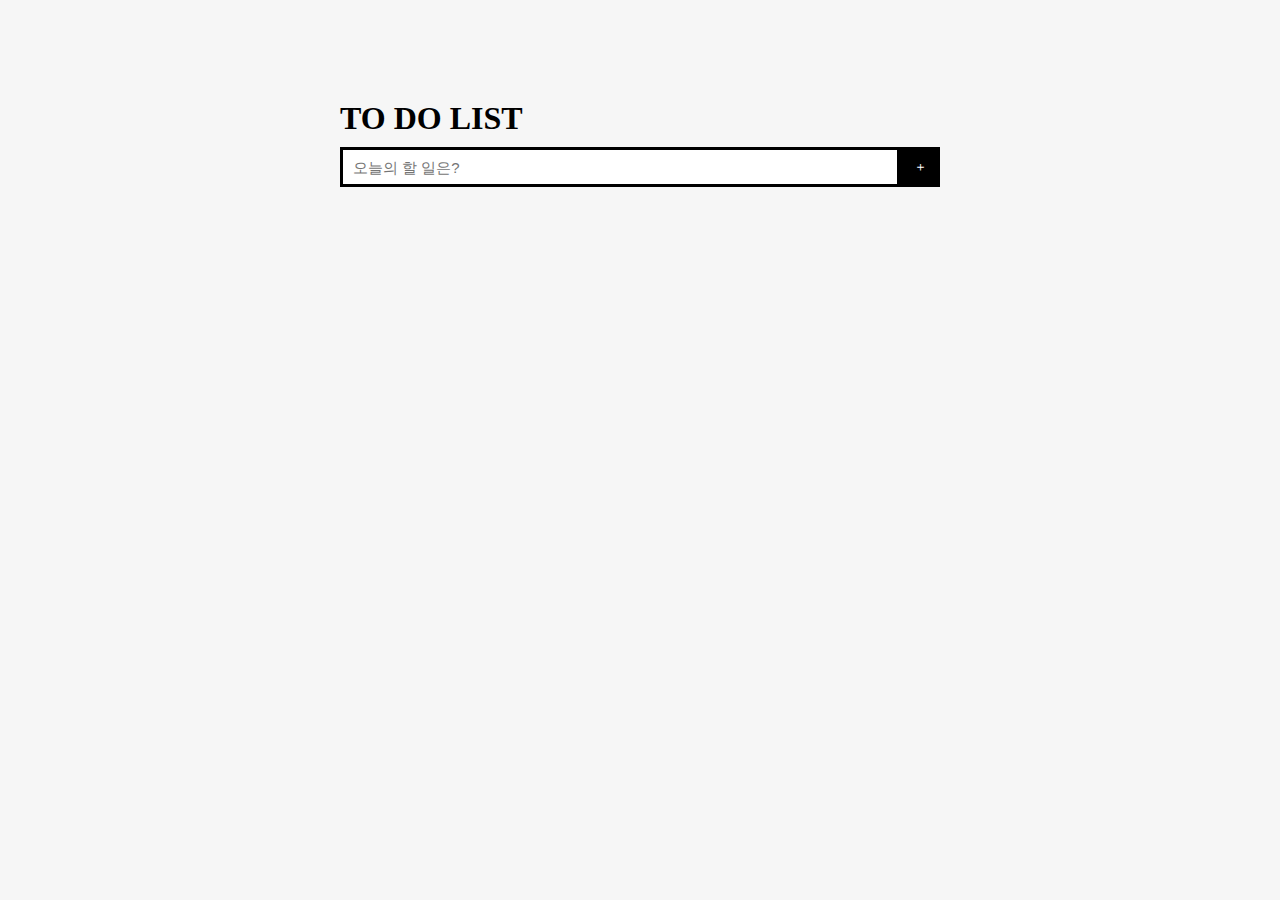
<file: to-do-list/index.html>
<!DOCTYPE html>
<html lang="en">
  <head>
    <meta charset="UTF-8" />
    <meta name="viewport" content="width=device-width, initial-scale=1.0" />
    <title>TO DO LIST</title>
    <!-- CSS -->
    <link rel="stylesheet" href="./style.css" />
    <!-- JS -->
    <script src="./main.js" defer></script>
  </head>
  <body>
    <main>
      <!-- modal - 공백 체크 -->
      <div class="black-bg" id="blank-chk">
        <div class="white-bg">
          <p>오늘의 할 일을 입력해 주세요.</p>
          <div class="btn-box">
            <button type="button" class="btn-style" id="close-btn">닫기</button>
          </div>
        </div>
      </div>

      <!-- modal - 삭제 여부 -->
      <div class="black-bg" id="del-chk">
        <div class="white-bg">
          <p>삭제할까요?</p>
          <div class="btn-box">
            <button type="button" class="btn-style" id="yes-btn">예</button>
            <button type="button" class="btn-style" id="no-btn">아니오</button>
          </div>
        </div>
      </div>

      <!-- <div id="test"></div> -->

      <div class="main-bg">
        <div class="todo-wrap">
          <div class="input-wrap">
            <h1>TO DO LIST</h1>
            <div class="flex">
              <div class="input-box">
                <input id="input-txt" type="text" placeholder="오늘의 할 일은?" />
              </div>
              <div class="plus-box">
                <button class="plus-btn" type="button">＋</button>
              </div>
            </div>
          </div>
          <div class="list-wrap">
            <ul></ul>
          </div>
        </div>
      </div>
    </main>
  </body>
</html>
</file>
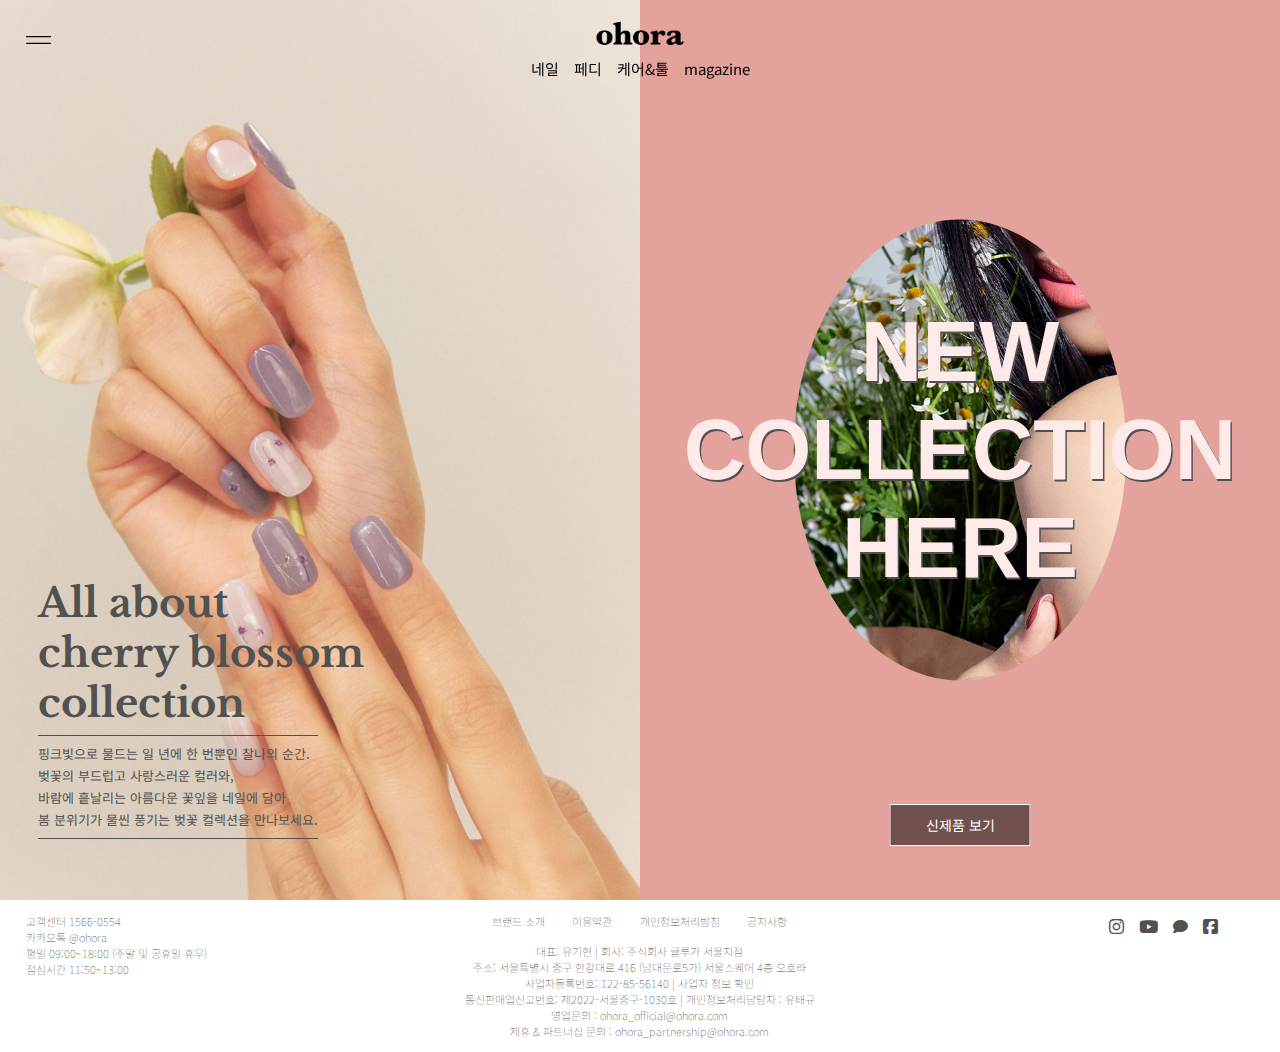
<file: ohora/03.구현소스/index.html>
<!DOCTYPE html>
<html lang="ko">
  <head>
    <meta charset="UTF-8" />
    <meta name="viewport" content="width=device-width, initial-scale=1.0" />
    <title>ohora</title>
    <!-- 파비콘 넣기 -->
    <link rel="shortcut icon" href="https://ohora.kr/web/upload/favicon_20190801113230.ico" />
    <!-- 외부 css 넣기 -->
    <link rel="stylesheet" href="./css/main.css" />
    <!-- 미디어쿼리 css 넣기 -->
    <link rel="stylesheet" href="./css/media_main.css" />
    <!-- 아이콘 cdn -->
    <link rel="stylesheet" href="https://cdnjs.cloudflare.com/ajax/libs/font-awesome/6.2.0/css/all.min.css" />
    <!-- 외부JS -->
    <script src="./js/main.js" type="module"></script>
  </head>

  <body>
    <!-- 1. 상단 영역 -->
    <div class="top">
      <header id="top">
        <!-- 1-1. 메인 로고(black) -->
        <h1 class="logo">
          <a href="./index.html">
            <img src="./img/logo_black.png" alt="메인로고" />
            <img src="./img/logo_white.png" alt="메인로고" />
          </a>
        </h1>
        <!-- 1-2. 메인 gnb 메뉴 -->
        <nav class="gnb m_gnb">
          <ul>
            <li>
              <a href="./sub1_nail_all.html">네일</a>
            </li>
            <li>
              <a href="sub2_pedi_all.html">페디</a>
            </li>
            <li>
              <a href="./sub3_custom_all.html">케어&amp;툴</a>
            </li>
            <li>
              <a href="./sub4_magazine.html">magazine</a>
            </li>
          </ul>
        </nav>
      </header>
    </div>

    <!-- 2. 메인 영역 -->
    <div id="cont">
      <main class="cont">
        <!-- 2-1. 메인 배경 -->
        <div class="bgpart">
          <!-- 햄버거 버튼 -->
          <div class="ham">
            <img src="./img/ham.svg" alt="menu" />
            <img src="./img/cbtn.svg" alt="menu" />
          </div>
          <nav class="gnb s_gnb">
            <div class="mlist">
              <!-- 메인 gnb 메뉴 -->
              <div class="hamtop">
                <ul>
                  <li>
                    <a href="./sub1_nail_all.html">네일</a>
                  </li>
                  <li>
                    <a href="sub2_pedi_all.html">페디</a>
                  </li>
                  <li>
                    <a href="./sub3_custom_all.html">케어&amp;툴</a>
                  </li>
                  <li>
                    <a href="./sub4_magazine.html">magazine</a>
                  </li>
                </ul>
              </div>

              <!-- 서브 gnb 메뉴 -->
              <div class="hambottom">
                <ul>
                  <li>
                    <a href="#">로그인/회원가입</a>
                  </li>
                  <li>
                    <a href="#">장바구니</a>
                  </li>
                  <li>
                    <a href="#">검색</a>
                  </li>
                  <li>
                    <a href="#">Shop in KR</a>
                  </li>
                </ul>
              </div>
            </div>
          </nav>

          <!-- 왼쪽 배경 -->
          <div class="lbg">
            <!-- 왼쪽 배경 텍스트 -->
            <div class="lbgtxt lbgm">
              <h2>
                All about
                <br />
                cherry blossom
                <br />
                collection
              </h2>
              <span>
                핑크빛으로 물드는 일 년에 한 번뿐인 찰나의 순간.
                <br />
                벚꽃의 부드럽고 사랑스러운 컬러와,
                <br />
                바람에 흩날리는 아름다운 꽃잎을 네일에 담아
                <br />
                봄 분위기가 물씬 풍기는 벚꽃 컬렉션을 만나보세요.
              </span>
            </div>
          </div>

          <!-- 오른쪽 배경 -->
          <div class="rbg">
            <div class="rbgtxt">
              <h2>
                NEW
                <br />
                COLLECTION
                <br />HERE
              </h2>
            </div>
            <!-- 신제품 보기 박스 -->
            <div class="newbx">신제품 보기</div>
          </div>
        </div>
      </main>
    </div>

    <!-- 3. 하단 영역 -->
    <fotter id="info" class="info">
      <!-- 3-1. 하단 왼쪽 메뉴 -->
      <div class="l_fmenu">
        <!-- 고객센터 안내 -->
        <ul>
          <li>고객센터 <a href="#">1566-0554</a></li>
          <li>
            카카오톡
            <a
              href="https://pf.kakao.com/_axjYfj/chat?api_ver=1.1&kakao_agent=sdk%2F1.43.1%20os%2Fjavascript%20sdk_type%2Fjavascript%20lang%2Fko-KR%20device%2FMacIntel%20origin%2Fhttps%253A%252F%252Fohora.kr&app_key=9ae31018e6a3df11adb5d4dfa9cc9d37&referer=https%3A%2F%2Fohora.kr%2Fetc%2FCS.html"
              target="_blank"
              >@ohora</a
            >
          </li>
        </ul>
        <!-- 운영시간 안내 -->
        <span>
          평일 09:00~18:00 (주말 및 공휴일 휴무)
          <br />
          점심시간 11:50~13:00
        </span>
      </div>

      <!-- 3-2. 하단 중앙 메뉴 -->
      <div class="m_fmenu">
        <div class="fmenu link">
          <ul>
            <li>
              <a href="https://ohora.kr/about_ohora/index.html" target="_blank" class="fnb">브랜드 소개</a>
            </li>
            <li>
              <a href="https://ohora.kr/member/agreement.html" target="_blank" class="fnb">이용약관</a>
            </li>
            <li>
              <a href="https://ohora.kr/member/privacy.html" target="_blank" class="fnb">개인정보처리방침</a>
            </li>
            <li>
              <a href="https://ohora.kr/board/free/list.html?board_no=14" target="_blank" class="fnb">공지사항</a>
            </li>
          </ul>
        </div>
        <!-- 3-3. 하단 중앙 기업 정보 -->
        <div class="corp">
          <address>
            대표: 유기현 | 회사: 주식회사 글루가 서울지점
            <br />
            주소: 서울특별시 중구 한강대로 416 (남대문로5가) 서울스퀘어 4층 오호라
            <br />
            사업자등록번호: 122-85-56140 |
            <a href="https://www.ftc.go.kr/bizCommPop.do?wrkr_no=1228556140" target="_blank">사업자 정보 확인</a>
            <br />
            통신판매업신고번호: 제2022-서울중구-1030호 | 개인정보처리담당자 : 유태규
            <br />
            영업문의 : <a href="#" target="_blank">ohora_official@ohora.com</a>
            <br />
            제휴 & 파트너십 문의 : <a href="#" target="_blank">ohora_partnership@ohora.com</a>
          </address>
        </div>
      </div>

      <!-- 3-4. 하단 오른쪽 sns 메뉴 -->
      <div class="fmenu sns">
        <ul>
          <!-- 인스타그램 바로가기 -->
          <li>
            <a href="https://www.instagram.com/ohora_official/" target="_blank" title="인스타그램 바로가기">
              <i class="fa-brands fa-instagram fa-s" style="color: #515151"></i>
            </a>
          </li>
          <!-- 유튜브 바로가기 -->
          <li>
            <a href="https://www.youtube.com/channel/UCV72a2QWRpEZjZYkWjXHZWQ" target="_blank" title="유튜브 바로가기">
              <i class="fa-brands fa-youtube fa-s" style="color: #515151"></i>
            </a>
          </li>
          <!-- 카카오톡 바로가기 -->
          <li>
            <a href="https://pf.kakao.com/_axjYfj" target="_blank" title="카카오톡 바로가기">
              <i class="fa-solid fa-comment fa-sm" style="color: #515151"></i>
            </a>
          </li>
          <!-- 페이스북 바로가기 -->
          <li>
            <a href="https://www.instagram.com/ohora_official/" target="_blank" title="페이스북 바로가기">
              <i class="fa-brands fa-square-facebook fa-s" style="color: #515151"></i>
            </a>
          </li>
        </ul>
      </div>
    </fotter>
  </body>
</html>
</file>
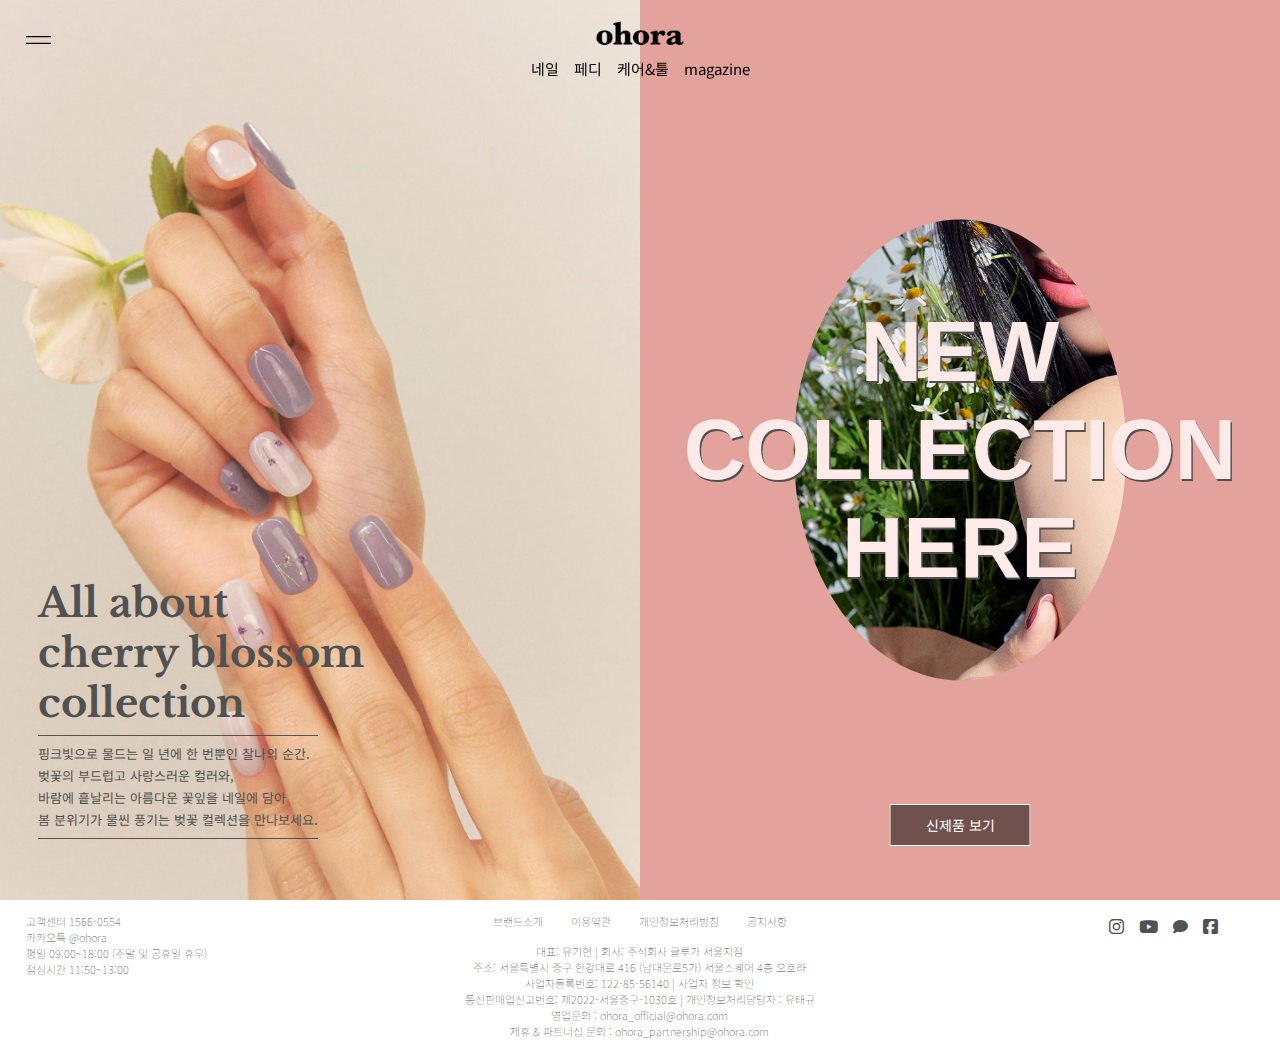
<file: ohora/03.구현소스/html/index.html>
<!DOCTYPE html>
<html lang="ko">
<head>
    <meta charset="UTF-8" />
    <meta name="viewport" content="width=device-width, initial-scale=1.0" />
    <title>ohora</title>
    <!-- 파비콘 넣기 -->
    <link rel="shortcut icon" href="https://ohora.kr/web/upload/favicon_20190801113230.ico" />
    <!-- 외부 css 넣기 -->
    <link rel="stylesheet" href="../css/main.css" />
    <!-- 미디어쿼리 css 넣기 -->
    <link rel="stylesheet" href="../css/media_main.css" />
    <!-- 아이콘 cdn -->
    <link rel="stylesheet" href="https://cdnjs.cloudflare.com/ajax/libs/font-awesome/6.2.0/css/all.min.css">
    <!-- 외부JS -->
    <script src="../js/main.js" type="module"></script>
</head>

<body>
    <!-- 1. 상단 영역 -->
    <div class="top">
        <header id="top">
            <!-- 1-1. 메인 로고(black) -->
            <h1 class="logo">
                <a href="./index.html">
                    <img src="../img/logo_black.png" alt="메인로고">
                    <img src="../img/logo_white.png" alt="메인로고">
                </a>
            </h1>
            <!-- 1-2. 메인 gnb 메뉴 -->
            <nav class="gnb m_gnb">
                <ul>
                    <li>
                        <a href="./sub1_nail_all.html">네일</a>
                    </li>
                    <li>
                        <a href="sub2_pedi_all.html">페디</a>
                    </li>
                    <li>
                        <a href="./sub3_custom_all.html">케어&amp;툴</a>
                    </li>
                    <li>
                        <a href="./sub4_magazine.html">magazine</a>
                    </li>
                </ul>
            </nav>
            
        </header>
    </div>
    
    <!-- 2. 메인 영역 -->
    <div id="cont">
        <main class="cont">
            <!-- 2-1. 메인 배경 -->
            <div class="bgpart">
                <!-- 햄버거 버튼 -->
                <div class="ham">
                    <img src="../img/ham.svg" alt="menu">
                    <img src="../img/cbtn.svg" alt="menu">
                </div>
                    <nav class="gnb s_gnb">
                        <div class="mlist">
                            <!-- 메인 gnb 메뉴 -->
                            <div class="hamtop">
                                <ul>
                                    <li>
                                        <a href="./sub1_nail_all.html">네일</a>
                                    </li>
                                    <li>
                                        <a href="sub2_pedi_all.html">페디</a>
                                    </li>
                                    <li>
                                        <a href="./sub3_custom_all.html">케어&amp;툴</a>
                                    </li>
                                    <li>
                                        <a href="./sub4_magazine.html">magazine</a>
                                    </li>
                                </ul>
                            </div>
                            
                            <!-- 서브 gnb 메뉴 -->
                            <div class="hambottom">
                                <ul>
                                    <li>
                                        <a href="#">로그인/회원가입</a>
                                    </li>
                                    <li>
                                        <a href="#">장바구니</a>
                                    </li>
                                    <li>
                                        <a href="#">검색</a>
                                    </li>
                                    <li>
                                        <a href="#">Shop in KR</a>
                                    </li>
                                </ul>
                            </div>
                        </div>
                    </nav>

                <!-- 왼쪽 배경 -->
                <div class="lbg">
                        <!-- 왼쪽 배경 텍스트 -->
                        <div class="lbgtxt lbgm">
                            <h2>All about
                                <br>
                                cherry blossom
                                <br>
                                collection
                            </h2>
                            <span>
                                핑크빛으로 물드는 일 년에 한 번뿐인 찰나의 순간.
                                <br>
                                벚꽃의 부드럽고 사랑스러운 컬러와,
                                <br>
                                바람에
                                흩날리는 아름다운 꽃잎을 네일에 담아
                                <br>
                                봄 분위기가 물씬 풍기는 벚꽃 컬렉션을 만나보세요.
                            </span>
                        </div>
                    </div>
                    
                <!-- 오른쪽 배경 -->
                <div class="rbg">
                    <div class="rbgtxt">
                    <h2>NEW
                        <br>
                        COLLECTION
                        <br>HERE</h2>
                    </div>
                    <!-- 신제품 보기 박스 -->
                    <div class="newbx">신제품 보기</div>
                </div>
            </div>
        </main>
    </div>

    <!-- 3. 하단 영역 -->
<fotter id="info" class="info">
    <!-- 3-1. 하단 왼쪽 메뉴 -->
    <div class="l_fmenu">
        <!-- 고객센터 안내 -->
        <ul>
            <li>
                고객센터 <a href="#">1566-0554</a>
            </li>
            <li>
                카카오톡 <a href="https://pf.kakao.com/_axjYfj/chat?api_ver=1.1&kakao_agent=sdk%2F1.43.1%20os%2Fjavascript%20sdk_type%2Fjavascript%20lang%2Fko-KR%20device%2FMacIntel%20origin%2Fhttps%253A%252F%252Fohora.kr&app_key=9ae31018e6a3df11adb5d4dfa9cc9d37&referer=https%3A%2F%2Fohora.kr%2Fetc%2FCS.html" target="_blank">@ohora</a>
            </li>
        </ul>
        <!-- 운영시간 안내 -->
        <span>
            평일 09:00~18:00 (주말 및 공휴일 휴무)
            <br />
            점심시간 11:50~13:00
        </span>
    </div>

    <!-- 3-2. 하단 중앙 메뉴 -->
    <div class="m_fmenu">
        <div class="fmenu link">
            <ul>
                <li>
                    <a href="https://ohora.kr/about_ohora/index.html" target="_blank" class="fnb">브랜드소개</a>
                </li>
                <li>
                    <a href="https://ohora.kr/member/agreement.html" target="_blank" class="fnb">이용약관</a>
                </li>
                <li>
                    <a href="https://ohora.kr/member/privacy.html" target="_blank" class="fnb">개인정보처리방침</a>
                </li>
                <li>
                    <a href="https://ohora.kr/board/free/list.html?board_no=14" target="_blank" class="fnb">공지사항</a>
                </li>
            </ul>
        </div>
        <!-- 3-3. 하단 중앙 기업 정보 -->
        <div class="corp">
            <address>
                대표: 유기현 | 회사: 주식회사 글루가 서울지점
                <br />
                주소: 서울특별시 중구 한강대로 416 (남대문로5가) 서울스퀘어 4층 오호라
                <br />
                사업자등록번호: 122-85-56140 |
                <a href="https://www.ftc.go.kr/bizCommPop.do?wrkr_no=1228556140" target="_blank"> 사업자 정보 확인 </a>
                <br />
                통신판매업신고번호: 제2022-서울중구-1030호 | 개인정보처리담당자 : 유태규
                <br />
                영업문의 : <a href="#" target="_blank">ohora_official@ohora.com</a>
                <br />
                제휴 & 파트너십 문의 : <a href="#" target="_blank">ohora_partnership@ohora.com</a>
            </address>
        </div>
    </div>

    <!-- 3-4. 하단 오른쪽 sns 메뉴 -->
    <div class="fmenu sns">
        <ul>
            <!-- 인스타그램 바로가기 -->
            <li>
                <a href="https://www.instagram.com/ohora_official/" target="_blank" title="인스타그램 바로가기">
                    <i class="fa-brands fa-instagram fa-s" style="color: #515151;"></i>
                </a>
            </li>
            <!-- 유튜브 바로가기 -->
            <li>
                <a href="https://www.youtube.com/channel/UCV72a2QWRpEZjZYkWjXHZWQ" target="_blank" title="유튜브 바로가기">
                    <i class="fa-brands fa-youtube fa-s" style="color: #515151;"></i>
                </a>
            </li>
            <!-- 카카오톡 바로가기 -->
            <li>
                <a href="https://pf.kakao.com/_axjYfj" target="_blank" title="카카오톡 바로가기">
                    <i class="fa-solid fa-comment fa-sm" style="color: #515151;"></i>
                </a>
            </li>
            <!-- 페이스북 바로가기 -->
            <li>
                <a href="https://www.instagram.com/ohora_official/" target="_blank" title="페이스북 바로가기">
                    <i class="fa-brands fa-square-facebook fa-s" style="color: #515151;"></i>
                </a>
            </li>
        </ul>
    </div>
</fotter>
</body>
</html>
</file>
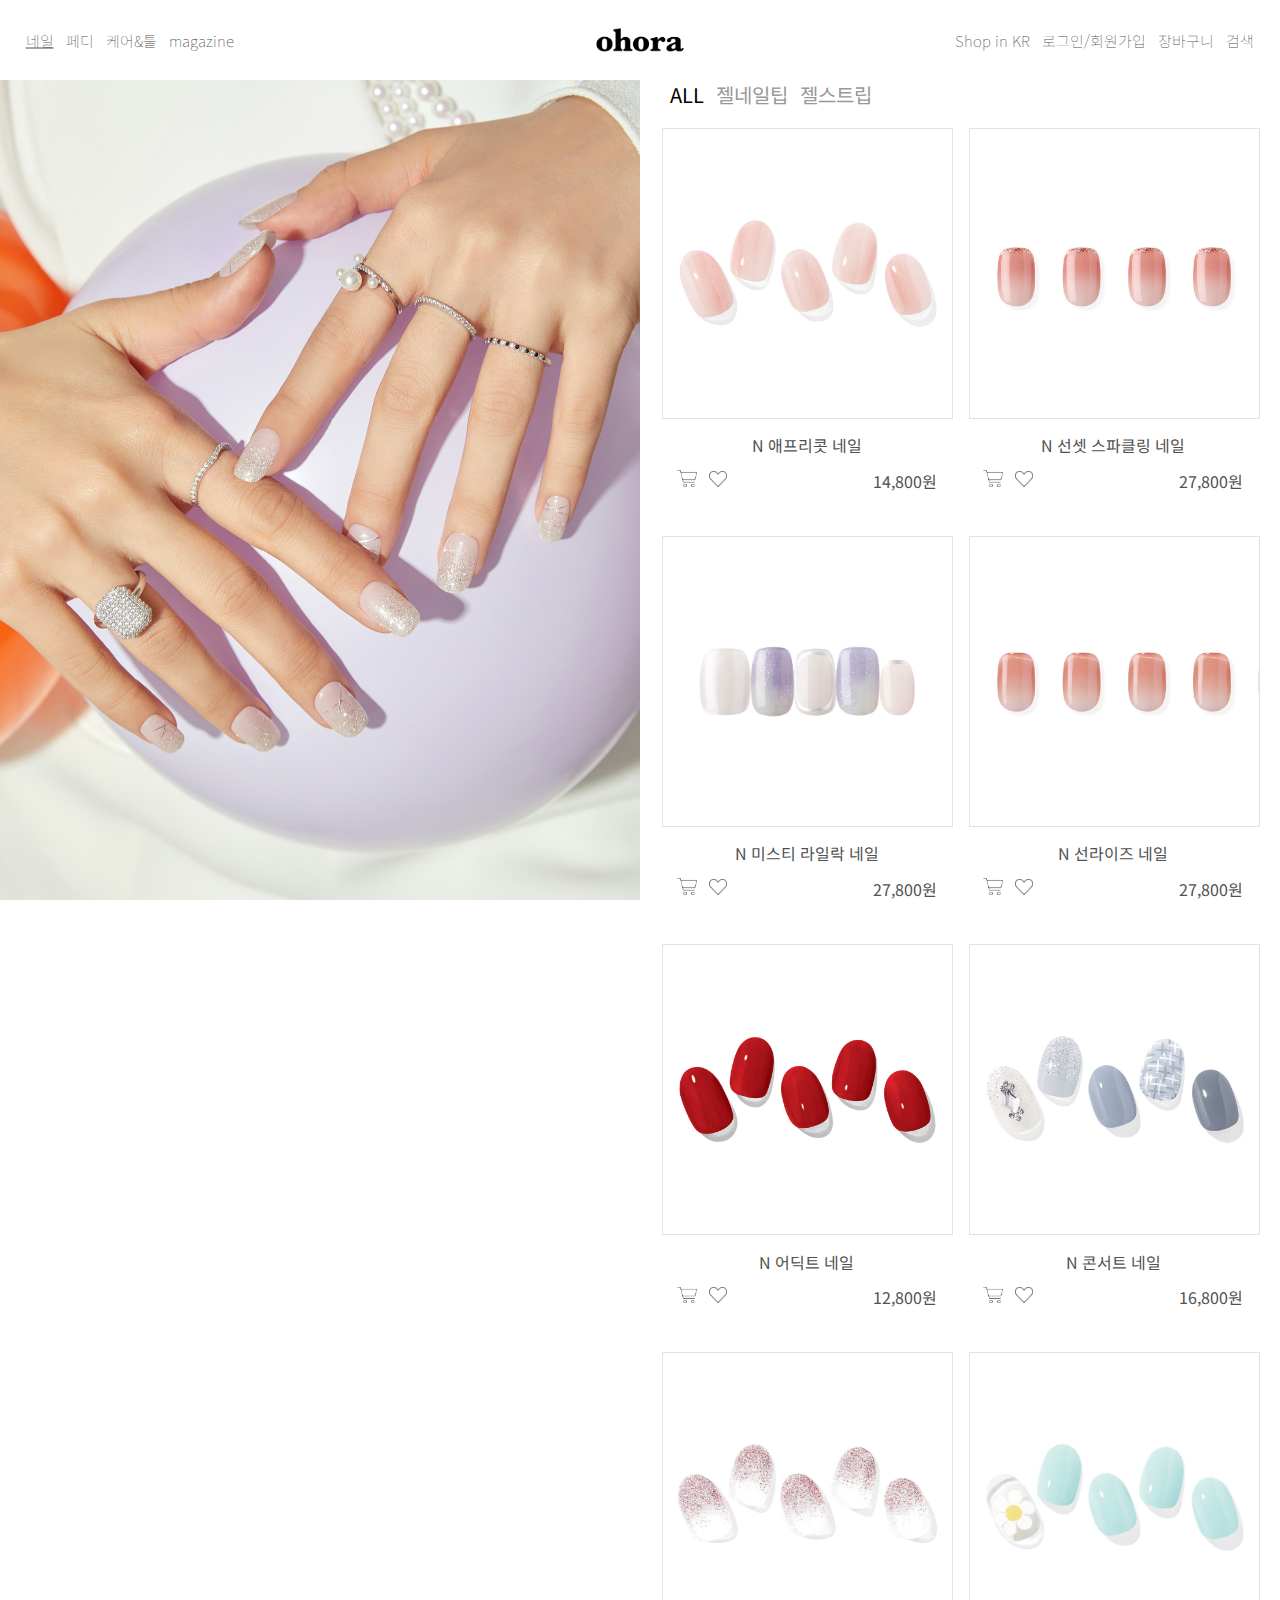
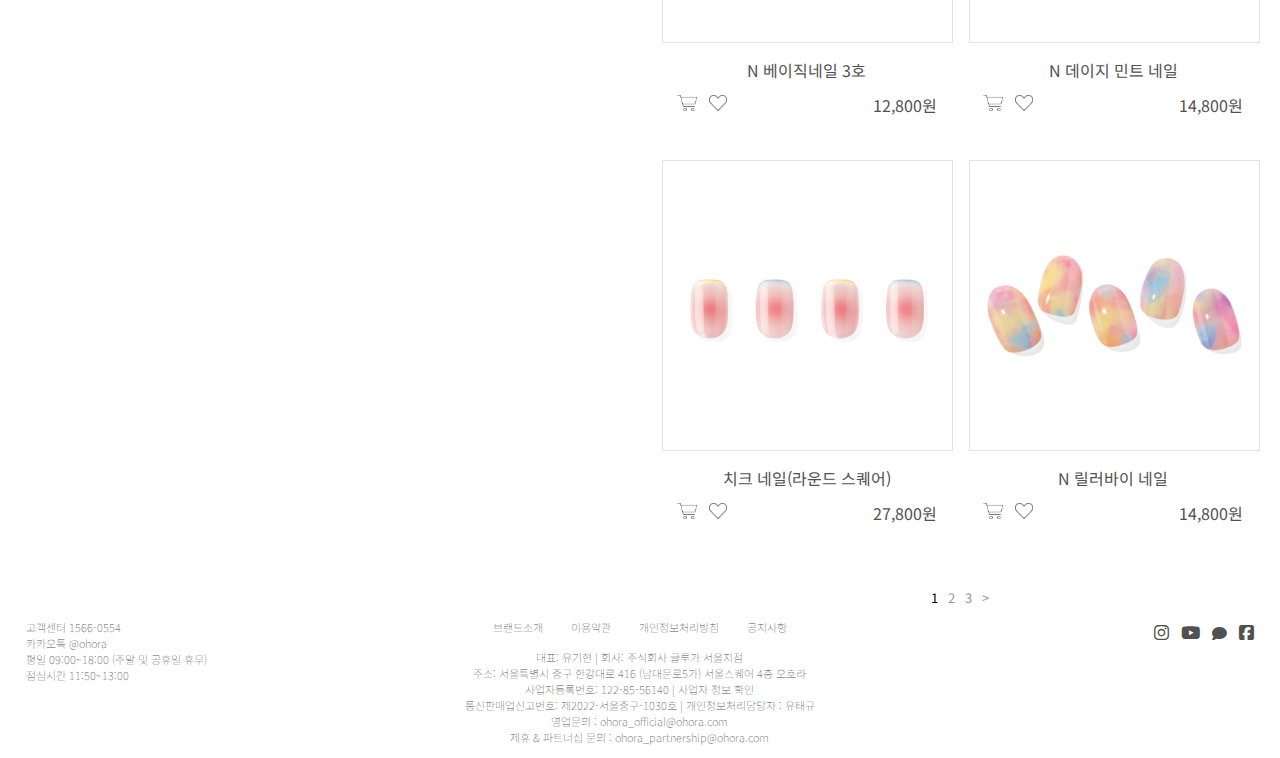
<file: ohora/03.구현소스/html/sub1_nail_all.html>
<!DOCTYPE html>
<html lang="ko">
    <head>
        <meta charset="UTF-8" />
        <meta name="viewport" content="width=device-width, initial-scale=1.0" />
        <title>네일 | ohora</title>
        <!-- 파비콘 넣기 -->
        <link rel="shortcut icon" href="https://ohora.kr/web/upload/favicon_20190801113230.ico" />
        <!-- 외부 css 넣기 -->
        <link rel="stylesheet" href="../css/sub.css" />
        <link rel="stylesheet" href="../css/nail.css" />
        <!-- 미디어쿼리 css 넣기 -->
        <link rel="stylesheet" href="../css/media_sub.css" />
        <!-- 외부 js 넣기 -->
        <script src="../js/nail.js" type="module"></script>
        <script src="../js/sub_gnb.js" type="module"></script>
        <script src="../js/sub_ham.js" type="module"></script>
        <!-- <script src="../js/sub_gnb.js"></script> -->
        <!-- 아이콘 cdn -->
        <link rel="stylesheet" href="https://cdnjs.cloudflare.com/ajax/libs/font-awesome/6.4.0/css/all.min.css" />
    </head>

    <body>
        <!-- 1. 상단 영역 -->
        <div id="top">
            <header class="top">
                <!-- 1-1. 메인 로고(black) -->
                <h1 class="logo">
                    <a href="./index.html" title="메인 바로가기">
                        <img src="../img/logo_black.png" alt="메인로고" />
                    </a>
                </h1>
                <!-- 1-2. 왼쪽 상단 메뉴 -->
                <nav class="tmenu l_tmenu">
                    <ul>
                        <li>
                            <a href="./sub1_nail_all.html" class="on">네일</a>
                        </li>
                        <li>
                            <a href="./sub2_pedi_all.html">페디</a>
                        </li>
                        <li>
                            <a href="./sub3_custom_all.html">케어&amp;툴</a>
                        </li>
                        <li>
                            <a href="./sub4_magazine.html">magazine</a>
                        </li>
                    </ul>
                </nav>
                <!-- 1-3. 오른쪽 상단 메뉴 -->
                <nav class="tmenu r_tmenu">
                    <ul>
                        <li>
                            <a href="#">Shop in KR</a>
                        </li>
                        <li>
                            <a href="#">로그인/회원가입</a>
                        </li>
                        <li>
                            <a href="#">장바구니</a>
                        </li>
                        <li>
                            <a href="#">검색</a>
                        </li>
                    </ul>
                </nav>
            </header>
        </div>

        <!-- 2. 메인 영역 -->
        <div id="cont">
            <main class="cont">
                <div class="bgpart">

                     <!-- 햄버거 버튼 -->
                    <div class="ham">
                        <img src="../img/ham.svg" alt="menu">
                        <img src="../img/cbtn.svg" alt="menu">
                    </div>
                        <nav class="gnb s_gnb">
                            <div class="mlist">
                                <!-- 메인 gnb 메뉴 -->
                                <div class="hamtop">
                                    <ul>
                                        <li>
                                            <a href="./sub1_nail_all.html">네일</a>
                                        </li>
                                        <li>
                                            <a href="sub2_pedi_all.html">페디</a>
                                        </li>
                                        <li>
                                            <a href="./sub3_custom_all.html">케어&amp;툴</a>
                                        </li>
                                        <li>
                                            <a href="./sub4_magazine.html">magazine</a>
                                        </li>
                                    </ul>
                                </div>
                                
                                <!-- 서브 gnb 메뉴 -->
                                <div class="hambottom">
                                    <ul>
                                        <li>
                                            <a href="#">로그인/회원가입</a>
                                        </li>
                                        <li>
                                            <a href="#">장바구니</a>
                                        </li>
                                        <li>
                                            <a href="#">검색</a>
                                        </li>
                                        <li>
                                            <a href="#">Shop in KR</a>
                                        </li>
                                    </ul>
                                </div>
                            </div>
                        </nav>

                    <!-- 2-1. 왼쪽 배경 -->
                    <!-- 배경 이미지 -->
                    <div class="lbg">
                        <div class="bgbx"></div>
                    </div>

                    <!-- 2-2. 오른쪽 상품 페이지 -->
                    <div class="rbg">
                        <!-- 상품 메뉴(?) -->
                        <nav class="pgnb">
                            <ul>
                                <li class="on">
                                    <a href="./sub1_nail_all.html">ALL</a>
                                </li>
                                <li>
                                    <a href="./sub1_nail_geltip.html">젤네일팁</a>
                                </li>
                                <li>
                                    <a href="./sub1_nail_gelst.html">젤스트립</a>
                                </li>
                            </ul>
                        </nav>
                        <!-- 상품 리스트 -->
                        <div class="plist"></div>

                        <!-- 페이징 버튼 -->
                        <div class="indic">
                            <ul>
                                <li class="on"><a href="#">1</a></li>
                                <li><a href="#">2</a></li>
                                <li><a href="#">3</a></li>
                                <li><a href="#">></a></li>
                            </ul>
                        </div>
                    </div>
                </div>
            </main>

        </div>

        <!-- 3. 하단 영역 -->
        <footer id="info" class="info">
            <!-- 3-1. 하단 왼쪽 메뉴 -->
            <div class="l_fmenu">
                <!-- 고객센터 안내 -->
                <ul>
                    <li>고객센터 <a href="#">1566-0554</a></li>
                    <li>카카오톡 <a href="https://pf.kakao.com/_axjYfj/chat?api_ver=1.1&kakao_agent=sdk%2F1.43.1%20os%2Fjavascript%20sdk_type%2Fjavascript%20lang%2Fko-KR%20device%2FMacIntel%20origin%2Fhttps%253A%252F%252Fohora.kr&app_key=9ae31018e6a3df11adb5d4dfa9cc9d37&referer=https%3A%2F%2Fohora.kr%2Fetc%2FCS.html" target="_blank">@ohora</a></li>
                </ul>
                <!-- 운영시간 안내 -->
                <span>
                    평일 09:00~18:00 (주말 및 공휴일 휴무)
                    <br />
                    점심시간 11:50~13:00
                </span>
            </div>

            <!-- 3-2. 하단 중앙 메뉴 -->
            <div class="m_fmenu">
                <div class="fmenu link">
                    <ul>
                        <li>
                            <a href="https://ohora.kr/about_ohora/index.html" target="_blank" class="fnb">브랜드소개</a>
                        </li>
                        <li>
                            <a href="https://ohora.kr/member/agreement.html" target="_blank" class="fnb">이용약관</a>
                        </li>
                        <li>
                            <a href="https://ohora.kr/member/privacy.html" target="_blank" class="fnb">개인정보처리방침</a>
                        </li>
                        <li>
                            <a href="https://ohora.kr/board/free/list.html?board_no=14" target="_blank" class="fnb">공지사항</a>
                        </li>
                    </ul>
                </div>
                <!-- 3-3. 하단 중앙 기업 정보 -->
                <div class="corp">
                    <address>
                        대표: 유기현 | 회사: 주식회사 글루가 서울지점
                        <br />
                        주소: 서울특별시 중구 한강대로 416 (남대문로5가) 서울스퀘어 4층 오호라
                        <br />
                        사업자등록번호: 122-85-56140 |
                        <a href="https://www.ftc.go.kr/bizCommPop.do?wrkr_no=1228556140" target="_blank"> 사업자 정보 확인 </a>
                        <br />
                        통신판매업신고번호: 제2022-서울중구-1030호 | 개인정보처리담당자 : 유태규
                        <br />
                        영업문의 : <a href="#" target="_blank">ohora_official@ohora.com</a>
                        <br />
                        제휴 & 파트너십 문의 : <a href="#" target="_blank">ohora_partnership@ohora.com</a>
                    </address>
                </div>
            </div>

            <!-- 3-4. 하단 오른쪽 sns 메뉴 -->
            <div class="fmenu sns">
                <ul>
                    <!-- 인스타그램 바로가기 -->
                    <li>
                        <a href="https://www.instagram.com/ohora_official/" target="_blank" title="인스타그램 바로가기">
                            <i class="fa-brands fa-instagram fa-s" style="color: #515151"></i>
                        </a>
                    </li>
                    <!-- 유튜브 바로가기 -->
                    <li>
                        <a href="https://www.youtube.com/channel/UCV72a2QWRpEZjZYkWjXHZWQ" target="_blank" title="유튜브 바로가기">
                            <i class="fa-brands fa-youtube fa-s" style="color: #515151"></i>
                        </a>
                    </li>
                    <!-- 카카오톡 바로가기 -->
                    <li>
                        <a href="https://pf.kakao.com/_axjYfj" target="_blank" title="카카오톡 바로가기">
                            <i class="fa-solid fa-comment fa-sm" style="color: #515151"></i>
                        </a>
                    </li>
                    <!-- 페이스북 바로가기 -->
                    <li>
                        <a href="https://www.instagram.com/ohora_official/" target="_blank" title="페이스북 바로가기">
                            <i class="fa-brands fa-square-facebook fa-s" style="color: #515151"></i>
                        </a>
                    </li>
                </ul>
            </div>
        </footer>
    </body>
</html>
</file>
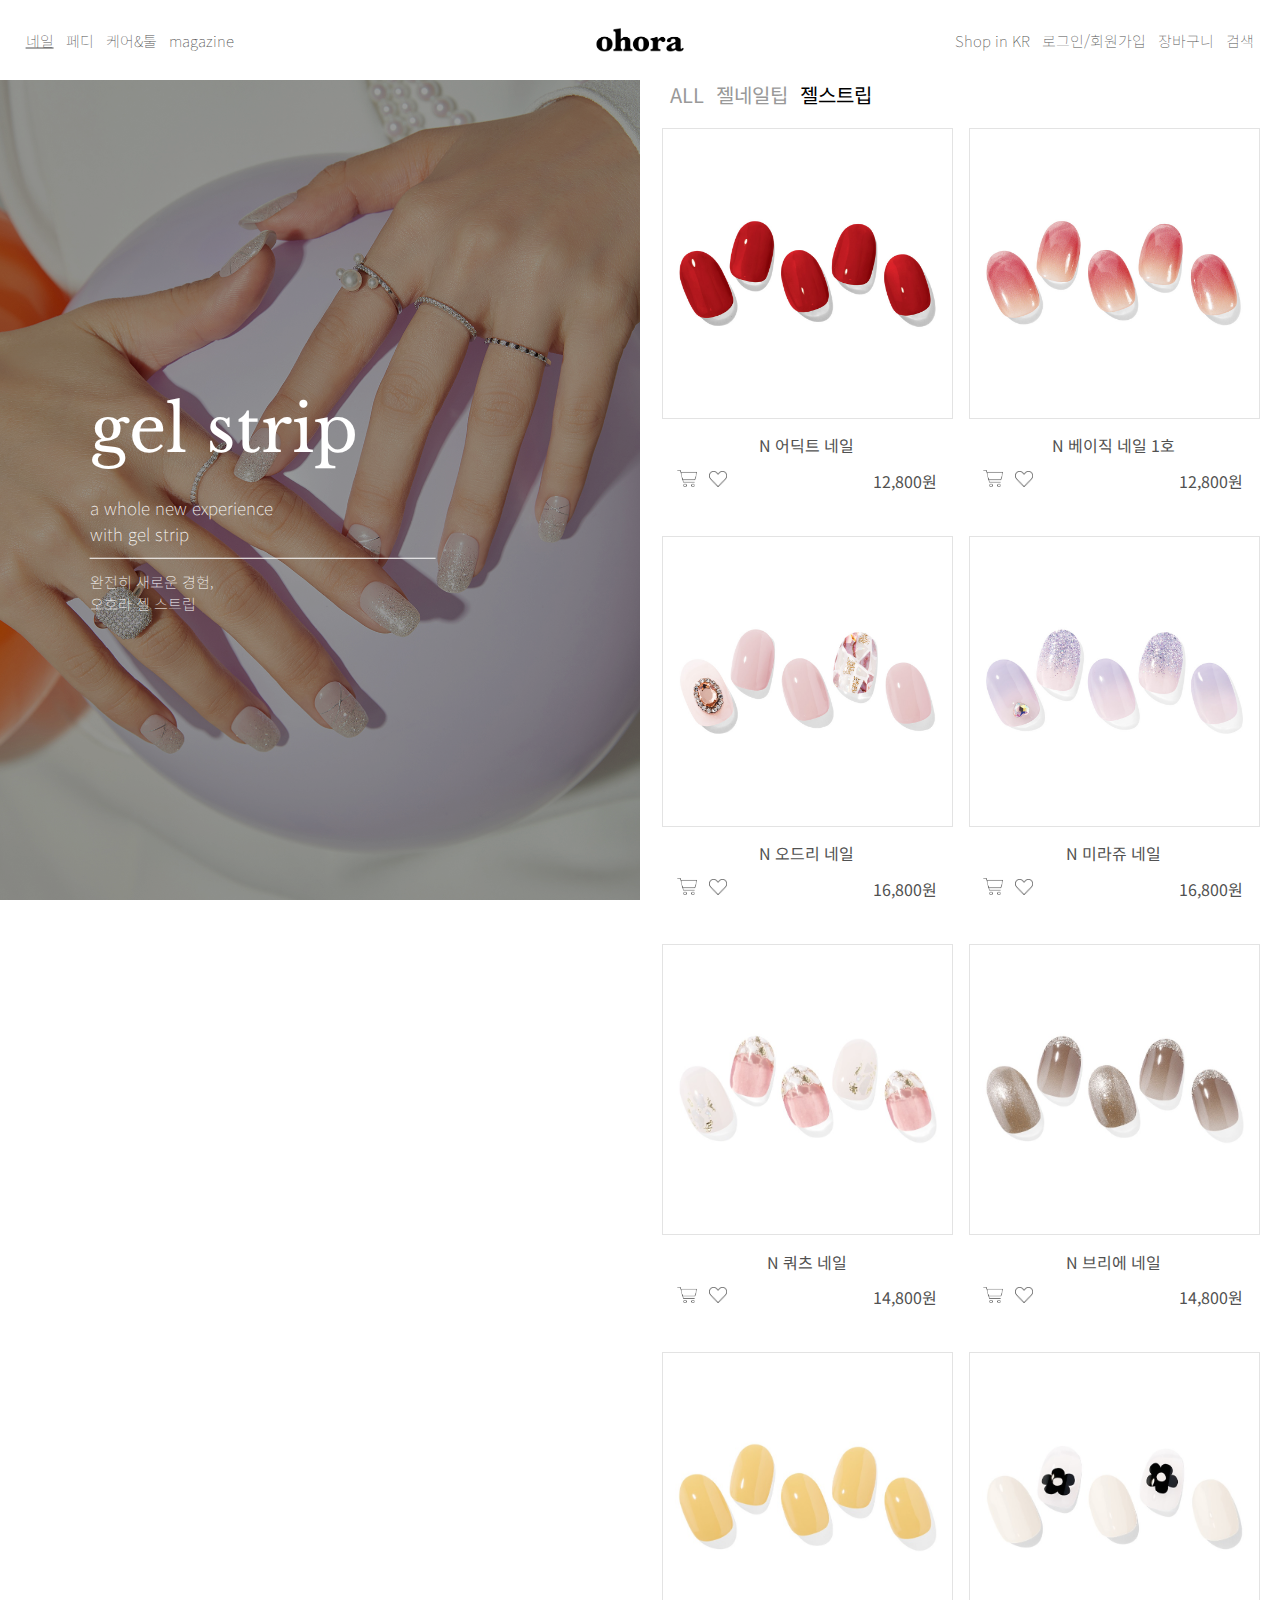
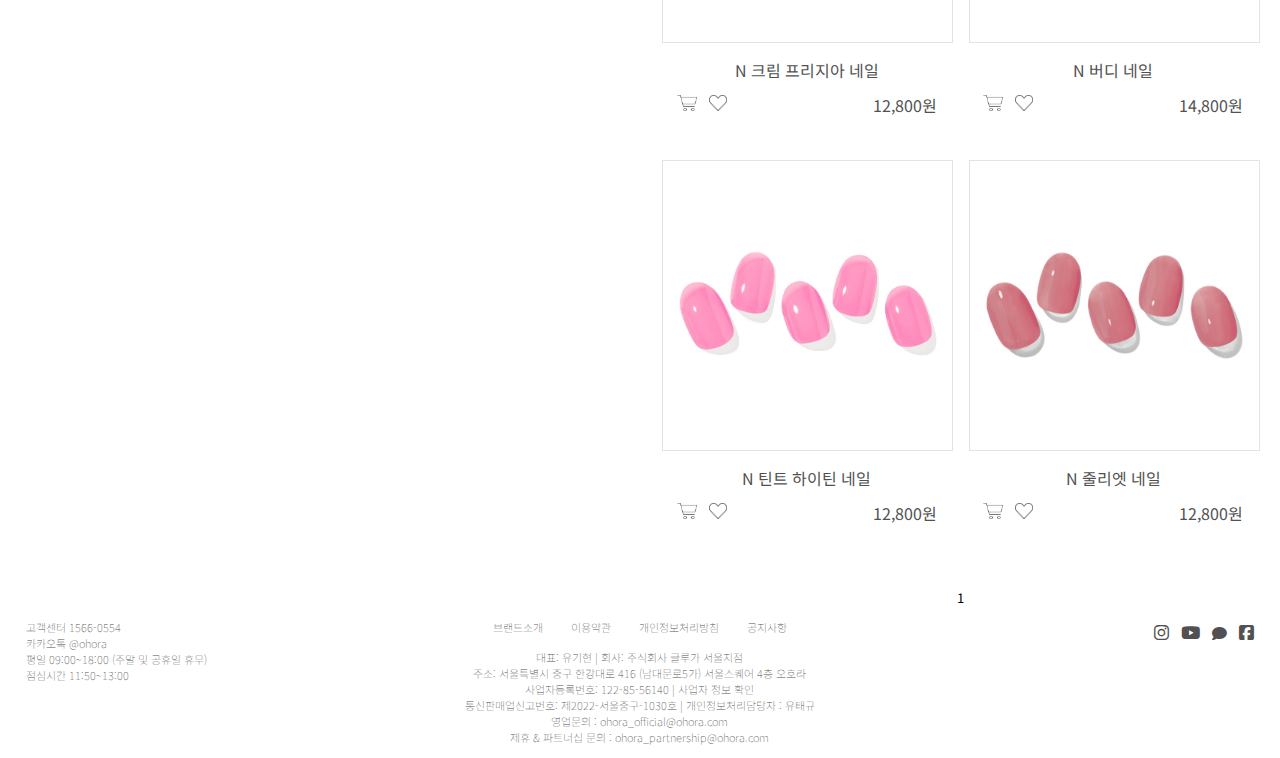
<file: ohora/03.구현소스/html/sub1_nail_gelst.html>
<!DOCTYPE html>
<html lang="ko">
    <head>
        <meta charset="UTF-8" />
        <meta name="viewport" content="width=device-width, initial-scale=1.0" />
        <title>네일 | ohora</title>
        <!-- 파비콘 넣기 -->
        <link rel="shortcut icon" href="https://ohora.kr/web/upload/favicon_20190801113230.ico" />
        <!-- 외부 css 넣기 -->
        <link rel="stylesheet" href="../css/sub.css" />
        <link rel="stylesheet" href="../css/nail.css" />
        <!-- 미디어쿼리 css 넣기 -->
        <link rel="stylesheet" href="../css/media_sub.css" />
        <!-- 외부 js 넣기 -->
        <script src="../js/nail_gelst.js" type="module"></script>
        <script src="../js/sub_gnb.js" type="module"></script>
        <script src="../js/sub_ham.js" type="module"></script>
        <!-- <script src="../js/sub_gnb.js"></script> -->
        <!-- 아이콘 cdn -->
        <link rel="stylesheet" href="https://cdnjs.cloudflare.com/ajax/libs/font-awesome/6.4.0/css/all.min.css" />
    </head>

    <body>
        <!-- 1. 상단 영역 -->
        <div id="top">
            <header class="top">
                <!-- 1-1. 메인 로고(black) -->
                <h1 class="logo">
                    <a href="./index.html" title="메인 바로가기">
                        <img src="../img/logo_black.png" alt="메인로고" />
                    </a>
                </h1>
                <!-- 1-2. 왼쪽 상단 메뉴 -->
                <nav class="tmenu l_tmenu">
                    <ul>
                        <li>
                            <a href="./sub1_nail_all.html" class="on">네일</a>
                        </li>
                        <li>
                            <a href="./sub2_pedi_all.html">페디</a>
                        </li>
                        <li>
                            <a href="./sub3_custom_all.html">케어&amp;툴</a>
                        </li>
                        <li>
                            <a href="./sub4_magazine.html">magazine</a>
                        </li>
                    </ul>
                </nav>
                <!-- 1-3. 오른쪽 상단 메뉴 -->
                <nav class="tmenu r_tmenu">
                    <ul>
                        <li>
                            <a href="#">Shop in KR</a>
                        </li>
                        <li>
                            <a href="#">로그인/회원가입</a>
                        </li>
                        <li>
                            <a href="#">장바구니</a>
                        </li>
                        <li>
                            <a href="#">검색</a>
                        </li>
                    </ul>
                </nav>
            </header>
        </div>

        <!-- 2. 메인 영역 -->
        <div id="cont">
            <main class="cont">
                <div class="bgpart">

                    <!-- 햄버거 버튼 -->
                    <div class="ham">
                        <img src="../img/ham.svg" alt="menu">
                        <img src="../img/cbtn.svg" alt="menu">
                    </div>
                        <nav class="gnb s_gnb">
                            <div class="mlist">
                                <!-- 메인 gnb 메뉴 -->
                                <div class="hamtop">
                                    <ul>
                                        <li>
                                            <a href="./sub1_nail_all.html">네일</a>
                                        </li>
                                        <li>
                                            <a href="sub2_pedi_all.html">페디</a>
                                        </li>
                                        <li>
                                            <a href="./sub3_custom_all.html">케어&amp;툴</a>
                                        </li>
                                        <li>
                                            <a href="./sub4_magazine.html">magazine</a>
                                        </li>
                                    </ul>
                                </div>
                                
                                <!-- 서브 gnb 메뉴 -->
                                <div class="hambottom">
                                    <ul>
                                        <li>
                                            <a href="#">로그인/회원가입</a>
                                        </li>
                                        <li>
                                            <a href="#">장바구니</a>
                                        </li>
                                        <li>
                                            <a href="#">검색</a>
                                        </li>
                                        <li>
                                            <a href="#">Shop in KR</a>
                                        </li>
                                    </ul>
                                </div>
                            </div>
                        </nav>

                    <!-- 2-1. 왼쪽 배경 -->
                        <!-- 배경 이미지 -->
                        <div class="lbg">
                            <div class="bgbx">
                                <!-- 배경 박스 -->
                                <div class="lbgblack">
                                    <!-- 배경 텍스트 -->
                                    <div class="bgtxt">
                                        <h3>gel strip</h3>
                                        <span class="en-txt">
                                            a whole new experience
                                            <br>
                                            with gel strip
                                        </span>
                                        <span class="ko-txt">
                                            완전히 새로운 경험,
                                            <br>
                                            오호라 젤 스트립
                                        </span>
                                    </div>
                                </div>
                            </div>
                        </div>

                    <!-- 2-2. 오른쪽 상품 페이지 -->
                    <div class="rbg">
                        <!-- 상품 메뉴(?) -->
                        <nav class="pgnb">
                            <ul>
                                <li>
                                    <a href="./sub1_nail_all.html">ALL</a>
                                </li>
                                <li>
                                    <a href="./sub1_nail_geltip.html">젤네일팁</a>
                                </li>
                                <li class="on">
                                    <a href="./sub1_nail_gelst.html">젤스트립</a>
                                </li>
                            </ul>
                        </nav>
                        <!-- 상품 리스트 -->
                        <div class="plist"></div>

                        <!-- 페이징 버튼 -->
                        <div class="indic">
                            <ul>
                                <li class="on"><a href="#">1</a></li>
                            </ul>
                        </div>
                    </div>
                </div>
            </main>

        </div>

        <!-- 3. 하단 영역 -->
        <footer id="info" class="info">
            <!-- 3-1. 하단 왼쪽 메뉴 -->
            <div class="l_fmenu">
                <!-- 고객센터 안내 -->
                <ul>
                    <li>고객센터 <a href="#">1566-0554</a></li>
                    <li>카카오톡 <a href="https://pf.kakao.com/_axjYfj/chat?api_ver=1.1&kakao_agent=sdk%2F1.43.1%20os%2Fjavascript%20sdk_type%2Fjavascript%20lang%2Fko-KR%20device%2FMacIntel%20origin%2Fhttps%253A%252F%252Fohora.kr&app_key=9ae31018e6a3df11adb5d4dfa9cc9d37&referer=https%3A%2F%2Fohora.kr%2Fetc%2FCS.html" target="_blank">@ohora</a></li>
                </ul>
                <!-- 운영시간 안내 -->
                <span>
                    평일 09:00~18:00 (주말 및 공휴일 휴무)
                    <br />
                    점심시간 11:50~13:00
                </span>
            </div>

            <!-- 3-2. 하단 중앙 메뉴 -->
            <div class="m_fmenu">
                <div class="fmenu link">
                    <ul>
                        <li>
                            <a href="https://ohora.kr/about_ohora/index.html" target="_blank" class="fnb">브랜드소개</a>
                        </li>
                        <li>
                            <a href="https://ohora.kr/member/agreement.html" target="_blank" class="fnb">이용약관</a>
                        </li>
                        <li>
                            <a href="https://ohora.kr/member/privacy.html" target="_blank" class="fnb">개인정보처리방침</a>
                        </li>
                        <li>
                            <a href="https://ohora.kr/board/free/list.html?board_no=14" target="_blank" class="fnb">공지사항</a>
                        </li>
                    </ul>
                </div>
                <!-- 3-3. 하단 중앙 기업 정보 -->
                <div class="corp">
                    <address>
                        대표: 유기현 | 회사: 주식회사 글루가 서울지점
                        <br />
                        주소: 서울특별시 중구 한강대로 416 (남대문로5가) 서울스퀘어 4층 오호라
                        <br />
                        사업자등록번호: 122-85-56140 |
                        <a href="https://www.ftc.go.kr/bizCommPop.do?wrkr_no=1228556140" target="_blank"> 사업자 정보 확인 </a>
                        <br />
                        통신판매업신고번호: 제2022-서울중구-1030호 | 개인정보처리담당자 : 유태규
                        <br />
                        영업문의 : <a href="#" target="_blank">ohora_official@ohora.com</a>
                        <br />
                        제휴 & 파트너십 문의 : <a href="#" target="_blank">ohora_partnership@ohora.com</a>
                    </address>
                </div>
            </div>

            <!-- 3-4. 하단 오른쪽 sns 메뉴 -->
            <div class="fmenu sns">
                <ul>
                    <!-- 인스타그램 바로가기 -->
                    <li>
                        <a href="https://www.instagram.com/ohora_official/" target="_blank" title="인스타그램 바로가기">
                            <i class="fa-brands fa-instagram fa-s" style="color: #515151"></i>
                        </a>
                    </li>
                    <!-- 유튜브 바로가기 -->
                    <li>
                        <a href="https://www.youtube.com/channel/UCV72a2QWRpEZjZYkWjXHZWQ" target="_blank" title="유튜브 바로가기">
                            <i class="fa-brands fa-youtube fa-s" style="color: #515151"></i>
                        </a>
                    </li>
                    <!-- 카카오톡 바로가기 -->
                    <li>
                        <a href="https://pf.kakao.com/_axjYfj" target="_blank" title="카카오톡 바로가기">
                            <i class="fa-solid fa-comment fa-sm" style="color: #515151"></i>
                        </a>
                    </li>
                    <!-- 페이스북 바로가기 -->
                    <li>
                        <a href="https://www.instagram.com/ohora_official/" target="_blank" title="페이스북 바로가기">
                            <i class="fa-brands fa-square-facebook fa-s" style="color: #515151"></i>
                        </a>
                    </li>
                </ul>
            </div>
        </footer>
    </body>
</html>
</file>
<file: to-do-list/style.css>
@charset "utf-8";

*,
input[type='checkbox'] {
  margin: 0;
  padding: 0;
}

/* 가로스크롤 생김 방지 */
html,
body {
  overflow-x: hidden;
}

li,
ol {
  list-style: none;
}

input,
button {
  box-sizing: border-box;
}

button {
  cursor: pointer;
  color: #000;
}

input[type='checkbox']:checked + label {
  color: #888;
  text-decoration-line: line-through;
}

/* modal */
.black-bg {
  position: fixed;
  top: 0;
  left: 0;
  right: 0;
  bottom: 0;
  background: rgba(0, 0, 0, 0.5);
  z-index: 5;

  /* animation start */
  visibility: hidden;
  /* display: none; */
  opacity: 0;
  transition: all 0.5s ease-out;
}

.white-bg {
  position: absolute;
  min-width: 190px;
  top: 50%;
  left: 50%;
  transform: translate(-50%, -50%);
  background: white;
  border-radius: 5px;
  padding: 30px;
  text-align: center;
}

.btn-box {
  margin-top: 15px;
}

.btn-style {
  width: 55px;
  height: 30px;
  border: none;
  border-radius: 5px;
}

#close-btn {
  background-color: lightgray;
  /* transition: all 0.5 ease-in-out; */
}

#yes-btn {
  background-color: lightpink;
}

#no-btn {
  background-color: lightblue;
  margin-left: 10px;
}

#close-btn:hover,
#yes-btn:hover,
#no-btn:hover {
  border: 1px solid #000;
}

.show-modal {
  /* animation end */
  visibility: visible;
  /* display: block; */
  opacity: 1;
}

/* main */
.main-bg {
  height: 100vh;
  padding: 0 30px;
  background-color: #f6f6f6;
  box-sizing: border-box;
}

.todo-wrap {
  /* width: 50%; */
  max-width: 600px;
  margin: 0 auto;
  padding: 100px 0;
}

.flex {
  display: flex;
  justify-content: space-between;
  align-items: center;
  margin-top: 10px;
}

.input-wrap > h1 {
  font-weight: 900;
}

.input-box {
  width: 100%;
}

#input-txt {
  width: 100%;
  height: 40px;
  padding: 10px;
  font-size: 15px;
  border: 3px solid #000;
}

.plus-btn {
  width: 40px;
  height: 40px;
  border: none;
  background: #000;
  color: #fff;
}

.list-wrap {
  margin-top: 30px;
}

/* .list-wrap > ul li + li {
  margin-top: 10px;
} */

.list-item {
  padding: 5px;
  background-color: #fff;
  box-shadow: 0px 3px 5px #ccc;
}

.chk-box {
  padding: 5px;
}

.chk-label {
  padding: 10px;
}

.del-btn {
  width: 40px;
  height: 40px;
  border: none;
  background: transparent;
  color: #000;
  font-weight: bolder;
}

.del-btn > div {
  margin: 0 auto;
  width: 15px;
  height: 3px;
  background-color: #000;
}
</file>
<file: ohora/03.구현소스/css/media_main.css>
@charset "utf-8";
/* 오호라 미디어쿼리 css - media_main.css */

/* 1100px사이즈 이하 미디어쿼리 시작 */
@media screen and (max-width: 1100px) {

    /* 왼쪽 클립 패스 */
    .lbg::before{
        clip-path: ellipse(144px 198px);
    }

    /* 왼쪽 배경 텍스트 */
    .lbgtxt{
        bottom:4.5%;
        left: 8.5%;
    }

    .lbgtxt>h2{
        font-size: 30px;
    }

    .lbgtxt>span{
        font-size: 12px;
    }

    /* 오른쪽 클립 패스 */
    .rbg::before{
        clip-path: ellipse(144px 198px);
        /* clip-path: ellipse(30% 26%); */
    }

    /* 오른쪽 배경 텍스트 */
    .rbgtxt h2{
        font-size: min(75px,6.5vw);
    }

    /* 신제품보기 박스 */
    .newbx {
        bottom: 10.5%;
    }

    /* 서브 gnb 박스 */
    .ham{
        left: 4%;
        top: 30px;
    }

    .mlist{
        padding: 6%;
        padding-top: 80px;
    }

} /* 1100px사이즈 이하 미디어쿼리 끝 */

/* 760px사이즈 이하 미디어쿼리 시작 */
@media screen and (max-width: 760px) {

    .top{
        top: 3%;
    }

    /* 로고 */
    .logo img:first-child{
        display: none;
    }

    .logo img:last-child{
        display: block;
    }

    /* 햄버거 버튼 */
    .m_gnb{
        display: none;
    }

    .milst{
        position: relative;
    }

    .hamtop{
        position: absolute;
        display: block;
    }

    .hambottom{
        position: absolute;
        display: block;
        bottom: 40px;
    }

    /* 화면 나누기 */
    .bgpart{
        flex-direction: column;
        height: 100vh;
    }

    .mlist{
        height: 100vh;
    }

    /* 왼쪽 배경 이미지 */
        .lbg{
        display: none;  
        }

        /* 클립 패스 */
        .lbg::before{
            clip-path: none;
            transition: none;

            background: url(../img/bg_main2.jpg) no-repeat bottom/cover;
        }

        /* 왼쪽 배경 텍스트 */
        .lbgtxt>h2{
            font-size: 30px;
        }

        .lbgtxt>span{
            font-size: 12px;
            line-height: 1.7;
        }

    /* 오른쪽 배경 이미지 */
        /* 클립 패스 */
        .rbg{
            /* display: none; */
        }
        
        .rbg::before{
            clip-path: none;
            transition: none;

            background: url(../img/bg_main1-1.jpg) no-repeat bottom/cover;
        }

        /* 오른쪽 배경 텍스트 */
        .rbgtxt h2{
            font-size: 55px; /* 45px */
        }

    /* 신제품 보기 버튼 */
    .newbx{
        bottom: 6%;
        
        /* 폰트 설정 */
        font-size: 14px;

        /* 박스 설정 */
        padding: 10px 35px;
        cursor: pointer;
    }

    /* 3. 하단 영역 */

    #info{
        display: block;
        padding: 1% 2%;
        background-color: #fff;
    }
    
    /* 하단 왼쪽 fnb 메뉴 */
    .l_fmenu{
        display: none;
    }

    /* 중앙 하단 회사 정보 안내 */
    .fmenu ul{
        justify-content: center;
        gap: 10px;
    }

    .link{
        margin-bottom: 2%;
    }

    .sns{
        margin: 0 auto;
        margin-top: 0.5%;
    }

    /* 하단 메뉴 폰트 */
    .fmenu, .fmenu ul, .l_fmenu, address{
        font-size: 10px;
    }

} /* 760px사이즈 이하 미디어쿼리 끝 */
</file>
<file: ohora/03.구현소스/css/nail.css>
@charset "utf-8";
/* 오호라 서브_nail css - nail.css */

/* 왼쪽 배경 */
.bgbx {
    background: url(../img/bg_nail2.jpg) no-repeat center/cover;
}

/* 왼쪽 배경 검정색 박스 */
.lbgblack{
    position: relative;
    background-color: rgba(0, 0, 0, 0.4);
    width: 100%;
    height: 100%;
}

/* 왼쪽 배경 텍스트 */
.bgtxt{
    position: absolute;
    width: min(36vw,540px);
    top: 50%;
    left: 50%;
    transform: translate(-50%,-50%);
    color: #fff;
    font-family: "Noto Sans KR", sans-serif;
    font-weight: lighter;
}

.bgtxt>h3{
    font-size: min(65px,100px);
    font-family: 'Libre Baskerville', serif;
    line-height: 2;
    font-weight: normal;
}

.bgtxt>span{
    display: block;
    line-height: 1.5;
}

.en-txt::after{
    content: '';
    display: block;
    width: 75%;
    height: 0.5px;
    margin: 12px 0;
    background-color: #fff;
}

.en-txt{
    font-size: min(17px,30px);
}

.ko-txt{
    font-size: min(15px,25px);
}
</file>
<file: ohora/03.구현소스/css/media_sub.css>
@charset "utf-8";
/* 오호라 미디어쿼리 css - media_sub.css */

/* 760px사이즈 이하 미디어쿼리 시작 */
@media screen and (max-width: 760px) {

    /* 2. 메인 영역 */
    .bgpart{
        flex-direction: column;
    }

    /* 배경 */
    .bgbx{
        position: relative;
        top: 0;
        width: 100%;
        height: 30vh;
    }

    .pgnb ul {
        padding-top: 3%;
    }

    /* 햄버거 박스 */
    .tmenu{
        display: none;
    }

    .ham{
        position: fixed;
        display: block;
        left: 4%;
    }

    .hambottom{
        position: absolute;
        display: block;
        bottom: 40px;
    }
    
    .mlist{
        position: fixed;
        background-color: rgba(255, 255, 255);
        padding-left: 6%;
        padding-right: 6%;
        z-index: 99;
    }

    /* 페이지 버튼 */
    .indic{
        margin-bottom: 5%;
    }

    /* 배경 텍스트 */

    .bgtxt{
        width: 500px;
        text-align: center;
    }

    .bgtxt>span{
        display: none;
    }

    .bgtxt>h3{
        font-size: 30px;
        line-height: 0;
    }
    

    /* 3. 하단 영역 */

    #info{
        display: block;
        padding: 1% 2%;
        background-color: #fff;
    }
    
    /* 하단 왼쪽 fnb 메뉴 */
    .l_fmenu{
        display: none;
    }

    /* 중앙 하단 회사 정보 안내 */
    .fmenu ul{
        justify-content: center;
        gap: 10px;
    }

    .link{
        margin-bottom: 2%;
    }

    .sns{
        margin: 0 auto;
        margin-top: 0.5%;
    }

    /* 하단 메뉴 폰트 */
    .fmenu, .fmenu ul, .l_fmenu, address{
        font-size: 10px;
    }

} /* 760px사이즈 이하 미디어쿼리 끝 */
</file>
<file: ohora/03.구현소스/css/main.css>
@charset "utf-8";
/* 오호라 메인 css - main.css */

/* 외부 css 파일 합치기 */
@import url(./reset.css);
@import url(./footer.css);

/* 웹폰트 */
@import url('https://fonts.googleapis.com/css2?family=Libre+Baskerville:wght@400;700&family=Nanum+Gothic&family=Noto+Sans+KR:wght@300&display=swap');

    /*
    font-family: 'Libre Baskerville', serif;
    font-family: 'Nanum Gothic', sans-serif;
    font-family: 'Noto Sans KR', sans-serif;
    font-family: 'Roboto Condensed', sans-serif;
    */

/* 1. 상단 영역 */
    /* top 고정 */
    .top{
        position: fixed;
        top: 2%;
        width: 100%;
        z-index: 100;
    }

    /* 1-1. 메인 로고(black) */
    .logo a{
        display: block;
        top: 0;
        left: 0;
        width: 90px;
        /* width: max(100px,6vw); */
        margin: 0 auto;
    }

    .logo img{
        width: 100%;
    }

    .logo img:last-child{
        display: none;
    }

    /* 1-2. gnb 메뉴 */
        /* gnb 공통 */
        .gnb ul{
            /* 폰트 */
            font-family: 'Noto Sans KR', sans-serif;
            font-size: 15px;
        }

        /* gnb a요소 공통 */
            /* 트랜지션 */
            .gnb a, .fnb a{
                transition: all .3s ease-in-out;
            }

            /* 오버시 a요소 */
            .gnb a:hover,
            .fnb a:hover{
                /* font-weight: bold; */
                text-decoration: underline;
            }

        /* 메인 gnb 박스 패딩 */
        .m_gnb {
            margin:3px 0;
            /* display: none; */
        }

        /* 메인 gnb ul박스 */
        .m_gnb ul, .l_fnb ul, .m_fnb ul, .sns ul{
            /* 플렉스 박스 */
            display: flex;
            /* 플렉스 줄바꿈 설정 */
            flex-wrap: wrap;
            /* 플렉스 가운데 정렬 */
            justify-content: center;
            gap: 15px;
        }

        /* 서브 gnb 박스 */
        .hamtop{
            display: none;
        }
        
        .ham{
            position: absolute;
            left: 2%;
            top: 30px;
            cursor: pointer;
            z-index: 999;
            /* outline: 1px solid red; */
        }

        /* 메뉴 버튼 크기 */
        .ham img:first-child{
            width: 25px;
        }
        
        /* 닫기 버튼 크기 */
        .ham img:last-child{
            width: 25px;
        }
        
        .ham img:last-child,
        .ham.on img:first-child{
            display: none;
        }
        .ham.on img:last-child{
            display: inline;
        }

        .mlist{
            position: absolute;
            width: 200px;
            background-color: rgba(255, 255, 255, 0.5);
            top: 0;
            left: -200px;
            padding: 2%;
            padding-top: 80px;
            box-sizing: border-box;
            height: 100vh;
            transition: left .4s ease-out;
            z-index: 9;
        }

        .mlist ul{
            text-align-last: left;
        }

        .mlist.on{
            left: 0;
        }

        /* 메뉴 간격 조정 */
        .s_gnb ul>li+li {
            margin-top: 1vw;
        }


/* 2. 메인 영역 */
    /* 화면 나누기 */
    .bgpart{
        display: flex;
        height: 100vh;
    }

    .bgpart>div{
        flex: 1;
    }

    /* 왼쪽 배경 이미지 */
    .lbg{
        position: relative;
        top: 0;
        left: 0;
        
        background-color: #A496AB;
    }

    /* 클립 패스 */
    .lbg::before{
        content: '';
        display: block;
        position: absolute;
        width: 100%;
        height: 100%;
        
        clip-path: ellipse(13vw 18vw);
        transition: .6s ease-out;

        background: url(../img/bg_main2.jpg) no-repeat bottom/cover;
    }

    .lbg.on::before{
        
        clip-path: ellipse(100% 100%);
    }

    /* 왼쪽 배경 텍스트 */
    .lbgtxt{
        position: absolute;
        bottom:6%;
        left: 6%;

        color: #515151;
    }

    .lbgtxt>h2{
        font-family: 'Libre Baskerville', serif;
        font-weight: bold;
        font-size: 40px;
        /* line-height: 1.1; */
    }

    .lbgtxt>span{
        display: inline-block;

        font-family: 'Noto Sans KR', sans-serif;
        font-size: 13px;
        line-height: 1.7;
        
        border-top: 0.5px solid #515151;
        border-bottom: 0.5px solid #515151;
        padding: 7px 0;
        margin: 7px 0;
    }

    /* 오른쪽 배경 이미지 */
    .rbg{
        position: relative;
        top: 0;
        left: 0;
        
        background-color: #E3A29C;
    }

    /* 클립 패스 */
    .rbg::before{
        content: '';
        display: block;
        position: absolute;
        width: 100%;
        height: 100%;
        
        clip-path: ellipse(13vw 18vw);
        transition: .6s ease-out;


        background: url(../img/bg_main1-1.jpg) no-repeat bottom/cover;
    }
    
    .rbg.on::before{
        clip-path: ellipse(100% 100%);
    }

    /* 오른쪽 배경 텍스트 */
    .rbgtxt h2{
        position: absolute;
        top: 50%;
        left: 50%;
        transform: translate(-50%,-50%);
        text-align: center;

        color: #FFEAEA;
        font-family: 'Roboto Condensed', sans-serif;
        font-size: 85px; /* 45px */
        text-shadow: 1.5px 1.5px 0px #515151;
        /* display: none; */

        /* transition: font-size .6s ease-out; */
    }

    /* 신제품 보기 버튼 */
    .newbx{
        position: absolute;
        bottom: 6%;
        left: 50%;
        transform: translateX(-50%);
        white-space: nowrap;
        
        /* 폰트 설정 */
        color: #fff;
        font-family: 'Noto Sans KR', sans-serif;
        font-size: 14px;
        text-align: center;

        /* 박스 설정 */
        background-color: rgba(0, 0, 0, 0.5);
        border: 0.5px solid #fff;
        padding: 10px 35px;
        cursor: pointer;
    }
</file>
<file: ohora/03.구현소스/css/sub.css>
@charset "utf-8";
/* 오호라 서브_css - sub.css */

/* 외부 css 파일 합치기 */
@import url(./reset.css);
/* @import url(./common.css); */
@import url(./footer.css);

/* 웹폰트 */
@import url("https://fonts.googleapis.com/css2?family=Libre+Baskerville:wght@400;700&family=Nanum+Gothic&family=Noto+Sans+KR:wght@300&display=swap");

/*
    font-family: 'Libre Baskerville', serif;
    font-family: 'Nanum Gothic', sans-serif;
    font-family: 'Noto Sans KR', sans-serif;
    font-family: 'Roboto Condensed', sans-serif;
*/

/* 공사중 */
body * {
    /* outline: 1px dashed yellowgreen; */
}

/* 상단 영역 */
.top {
    position: fixed;
    width: 100%;
    height: 80px;
    background-color: #fff;
    z-index: 1;
}

/* 로고 */
h1.logo {
    position: absolute;
    margin: 0;
    padding: 0;
    top: 50%;
    left: 50%;
    transform: translate(-50%, -50%);
}

h1.logo img {
    display: block;
    width: 90px;
}

/* 상단 메뉴 공통 */
/* 상단 메뉴 가로로 나열 */
.tmenu ul {
    /* 플렉스 박스 */
    display: flex;
    /* 플렉스 줄바꿈 설정 */
    flex-wrap: wrap;
    /* 사이간격 속성 -> gap: 위아래 양쪽 (flex에서 사용함)
        -> 숫자를 하나만 쓰면 양방향이 모두같은수치 셋팅 */
    gap: 12px;
}

/* 상단 메뉴 폰트 */
.tmenu ul {
    font-family: "Noto Sans KR", sans-serif;
    font-size: 15px;
    font-weight: lighter;
}

/* 상단 메뉴 a요소 공통 */
/* 트랜지션 */
.tmenu a {
    color: #515151;
    transition: all 0.3s ease-in-out;
}

/* 오버시 a요소 */
.tmenu a:hover,
.tmenu a.on {
    text-decoration: underline;
}

/* 왼쪽 상단 메뉴 */
.l_tmenu {
    position: absolute;
    top: 50%;
    left: 2%;
    transform: translateY(-50%);
}

/* 오른쪽 상단 메뉴 */
.r_tmenu {
    position: absolute;
    top: 50%;
    right: 2%;
    transform: translateY(-50%);
}

/* 2. 메인 영역 */

    /* 햄버거 버튼 */
    .ham{
        position: absolute;
        left: 2%;
        top: 30px;
        cursor: pointer;
        z-index: 999;
        /* outline: 1px solid red; */
    }

    /* 메뉴 버튼 크기 */
    .ham img:first-child{
        width: 25px;
    }

    /* 닫기 버튼 크기 */
    .ham img:last-child{
        width: 25px;
    }

    .ham img:last-child,
    .ham.on img:first-child{
        display: none;
    }
    .ham.on img:last-child{
        display: inline;
    }

    .mlist{
        position: absolute;
        width: 200px;
        background-color: rgba(255, 255, 255, 0.5);
        top: 0;
        left: -200px;
        padding: 2%;
        padding-top: 80px;
        box-sizing: border-box;
        height: 100vh;
        transition: left .4s ease-out;
        z-index: 9;
    }

    .mlist ul{
        text-align-last: left;
        font-size: 15px;
        font-family: 'Noto Sans KR', sans-serif;
    }

    /* 트랜지션 */
    .mlist ul li{
        transition: all .3s ease-in-out;
    }

    /* 오버시 a요소 */
    .mlist ul li:hover a{
        /* font-weight: bold; */
        text-decoration: underline;
    }

    .mlist.on{
        left: 0;
    }

    /* 메뉴 간격 조정 */
    .s_gnb ul>li+li {
        margin-top: 1vw;
    }

    /* 햄버거 숨기기 */
    .ham{
        display: none;
    }

/* 화면 나누기 */
.bgpart {
    display: flex;
    margin-top: 80px;
    /* overflow: hidden; */
}

.bgpart > div {
    flex: 1;
}

/* 왼쪽 배경 */
.lbg {
    height: 100%;
}

.bgbx {
    position: fixed;
    top: 80px;
    left: 0;
    width: 50%;
    height: calc(100vh - 80px);
}

/* pgnb 가로로 나열 */
.pgnb ul {
    padding-left: 30px;
}
.pgnb ul {
    /* 플렉스 박스 */
    display: flex;
    /* 플렉스 줄바꿈 설정 */
    flex-wrap: wrap;
    gap: 12px;
}

/* pgnb 폰트 설정 */
.pgnb a {
    font-family: "Noto Sans KR", sans-serif;
    font-size: 20px;
    color: #999999
}

.pgnb li.on a {
    color: #000;
}

/* 오른쪽 상품 리스트 */
.plist ul {
    position: relative;
    display: flex;
    justify-content: center;
    gap: 0 3%;
    padding: 3%;
    /* 플렉스 줄바꿈 설정 */
    flex-wrap: wrap;
}

.plist ul li {
    width: 48%;
}

/* 상품 이미지 공통 */
.img {
    width: 100%;
    aspect-ratio: 1/1;
    border: 0.5px solid #e3e3e3;
    cursor: pointer;
    background-repeat: no-repeat;
    background-position: center;
    background-size: cover;
    transition: all 0.5s ease-in-out;
}

/* 페이징박스 */
.indic ul {
    display: flex;
    justify-content: center;
    gap: 0 10px;
}

/* 페이징 버튼 */
.indic a {
    font-family: "Noto Sans KR", sans-serif;
    font-size: 13px;
    color: #999999;
}

.indic li:hover a {
    color: #000;
}

.indic li.on a {
    color: #000;
}

/* 상품 정보 */
.pinfo {
    margin: 5% 0 15% 0;
    text-align: center;
}

/* 상품명 */
.pinfo h3:first-child {
    display: inline;
    color: #515151;
    font-family: "Noto Sans KR", sans-serif;
    font-size: 16px;
    font-weight: normal;
}

.pcont{
    display: flex;
    justify-content: space-between;
    margin-top: 4%;
}

    /* 아이콘 박스 */
    .icon {
        display: flex;
        gap: 12px;
        margin-left: 5%;
    }

    /* 아이콘 이미지 공통 */
    .icon img {
        vertical-align: bottom;
    }

        /* 장바구니 이미지 크기 */
        .cart img {
            width: 20px;
            cursor: pointer;
        }

        /* 찜 이미지 크기 */
        .like img {
            width: 18px;
            cursor: pointer;
        }

    /* 가격 */
    .price {
        justify-content: right;
        color: #515151;
        font-family: "Noto Sans KR", sans-serif;
        font-size: 16px;
        font-weight: normal;
        text-align: right;
        margin-right: 5%;
    }
</file>
